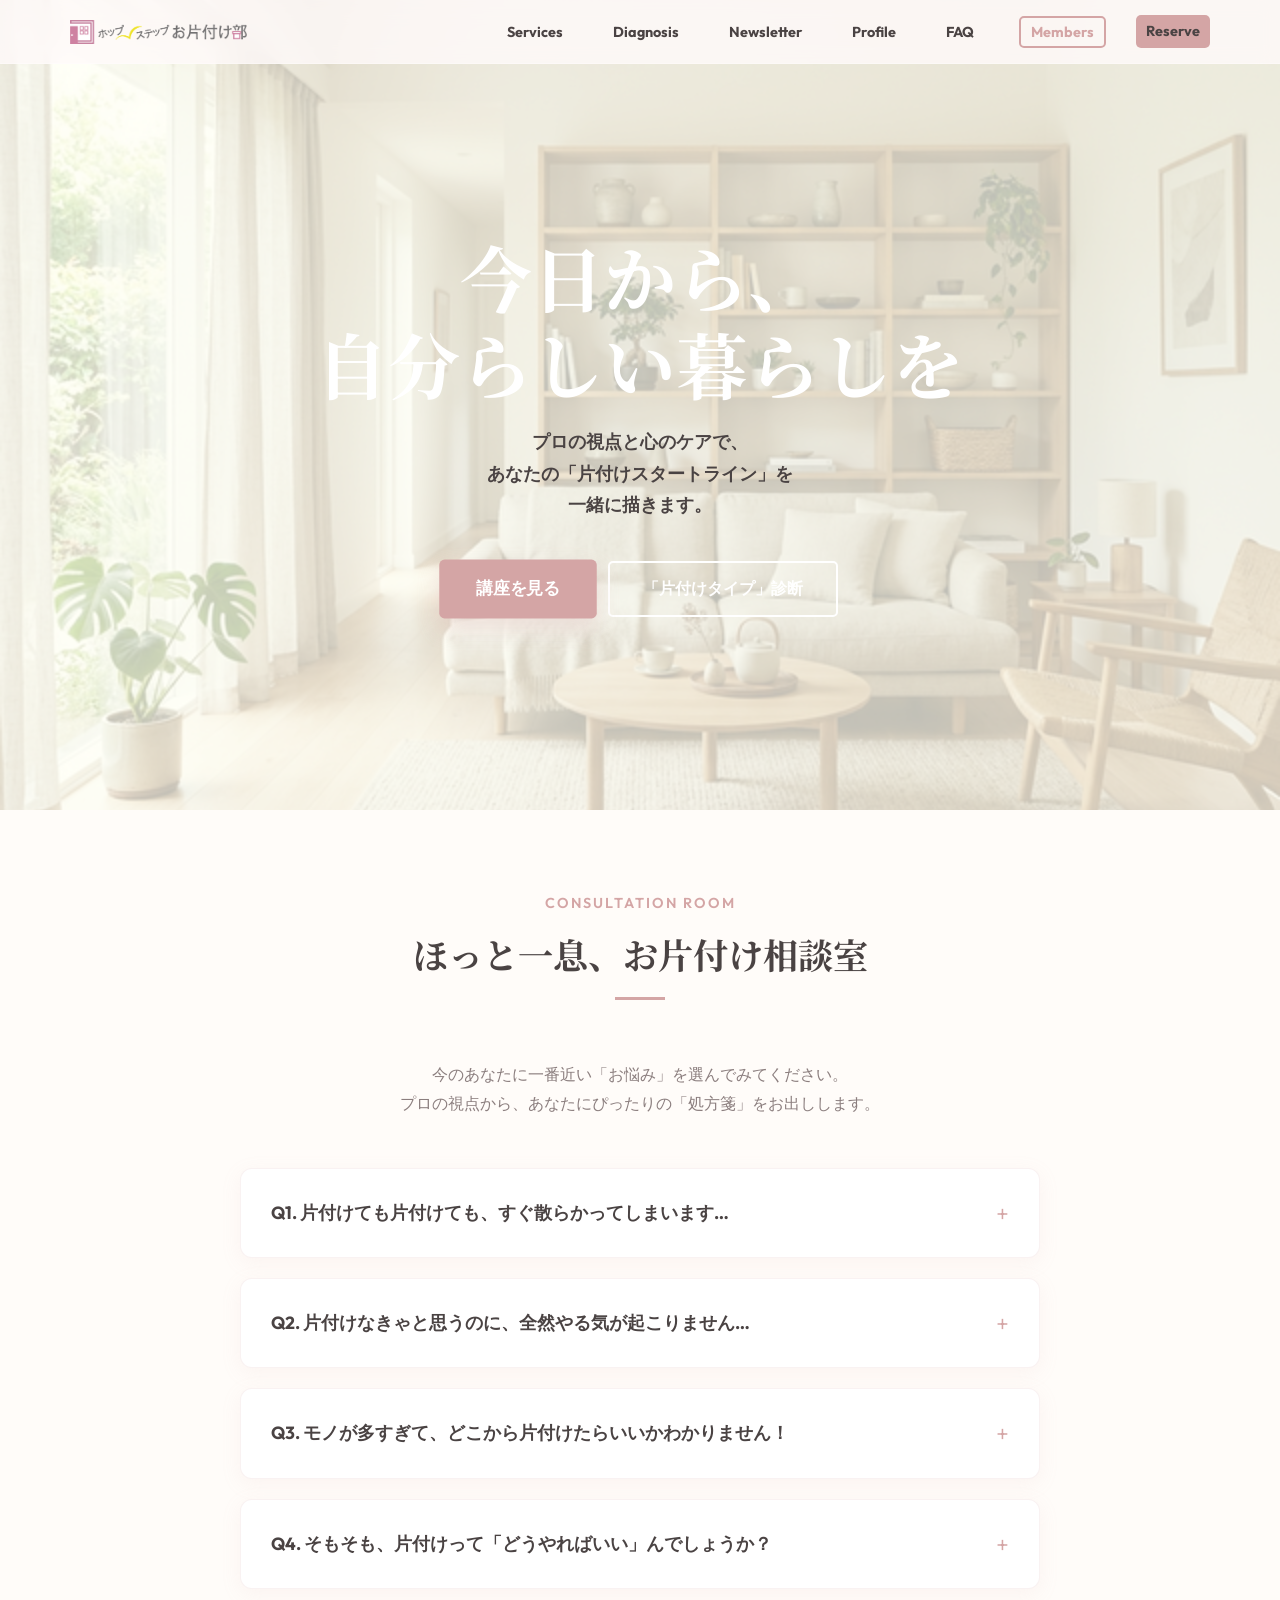
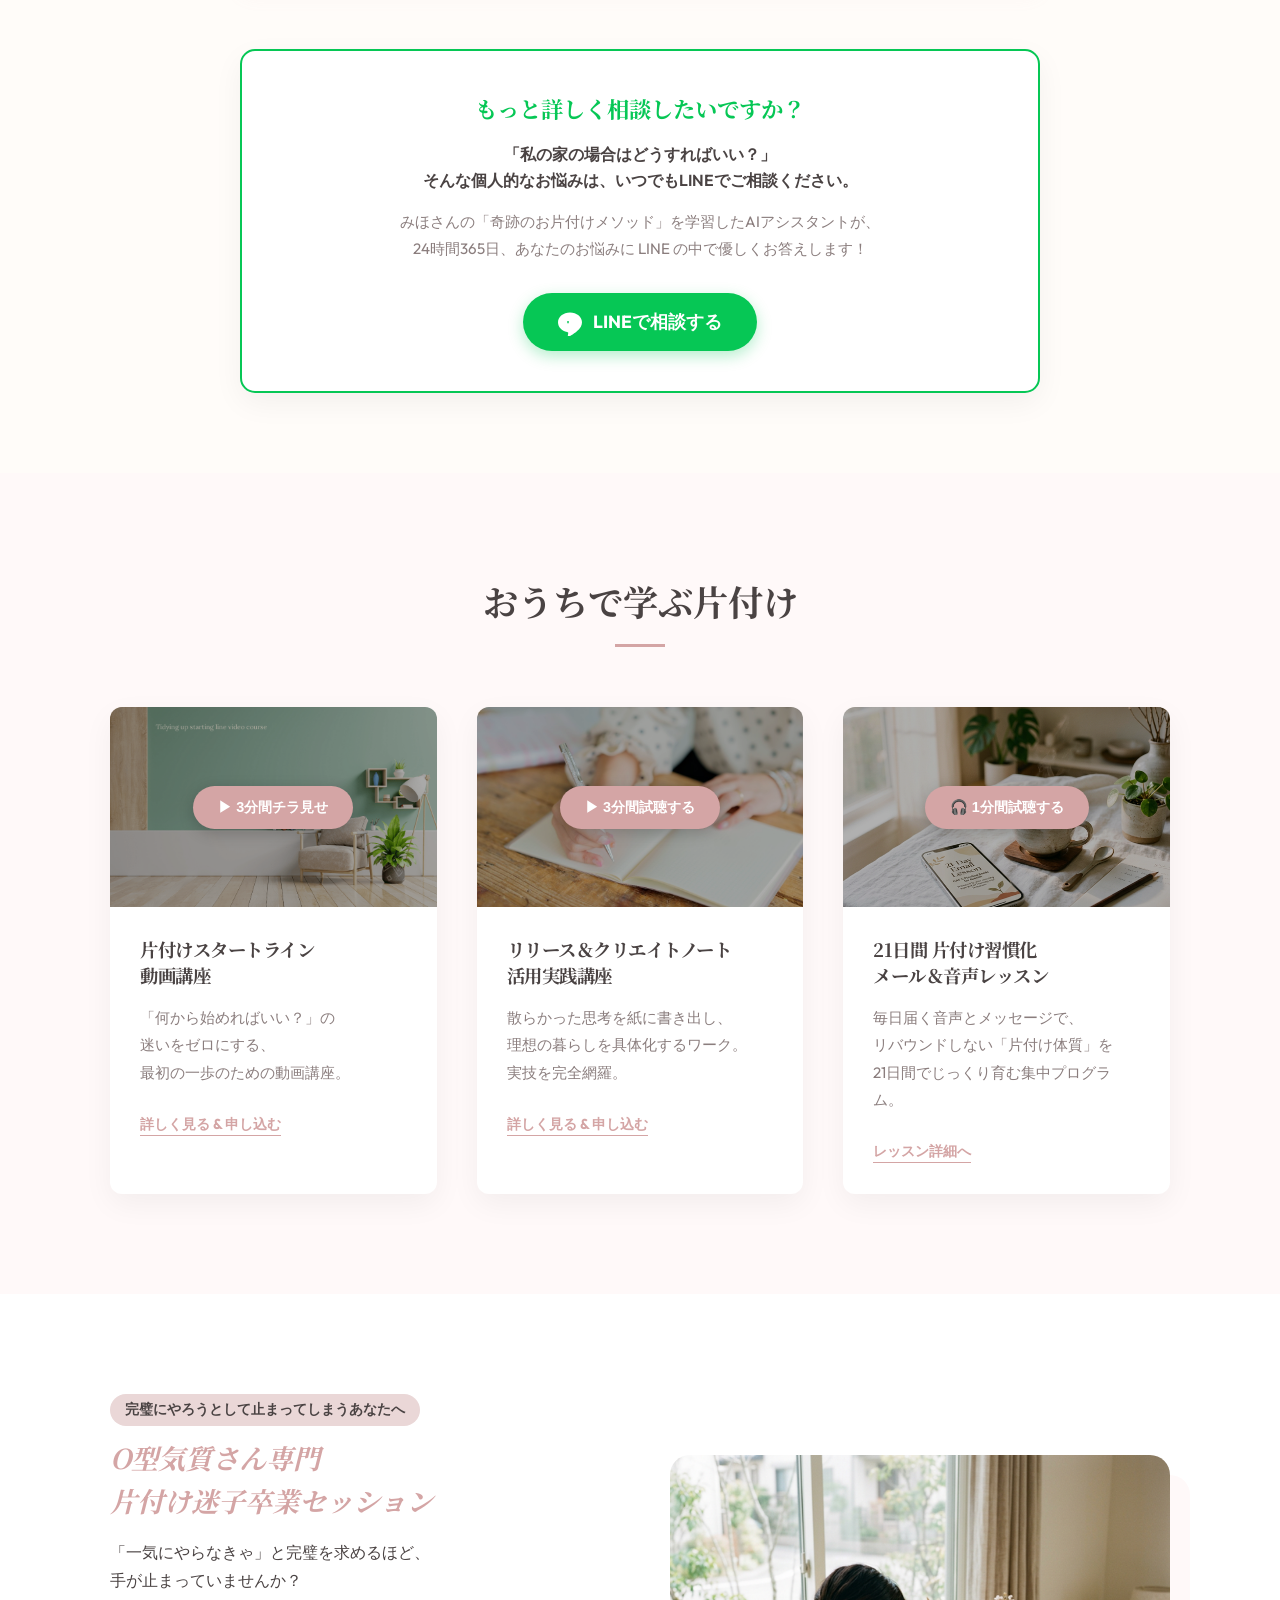
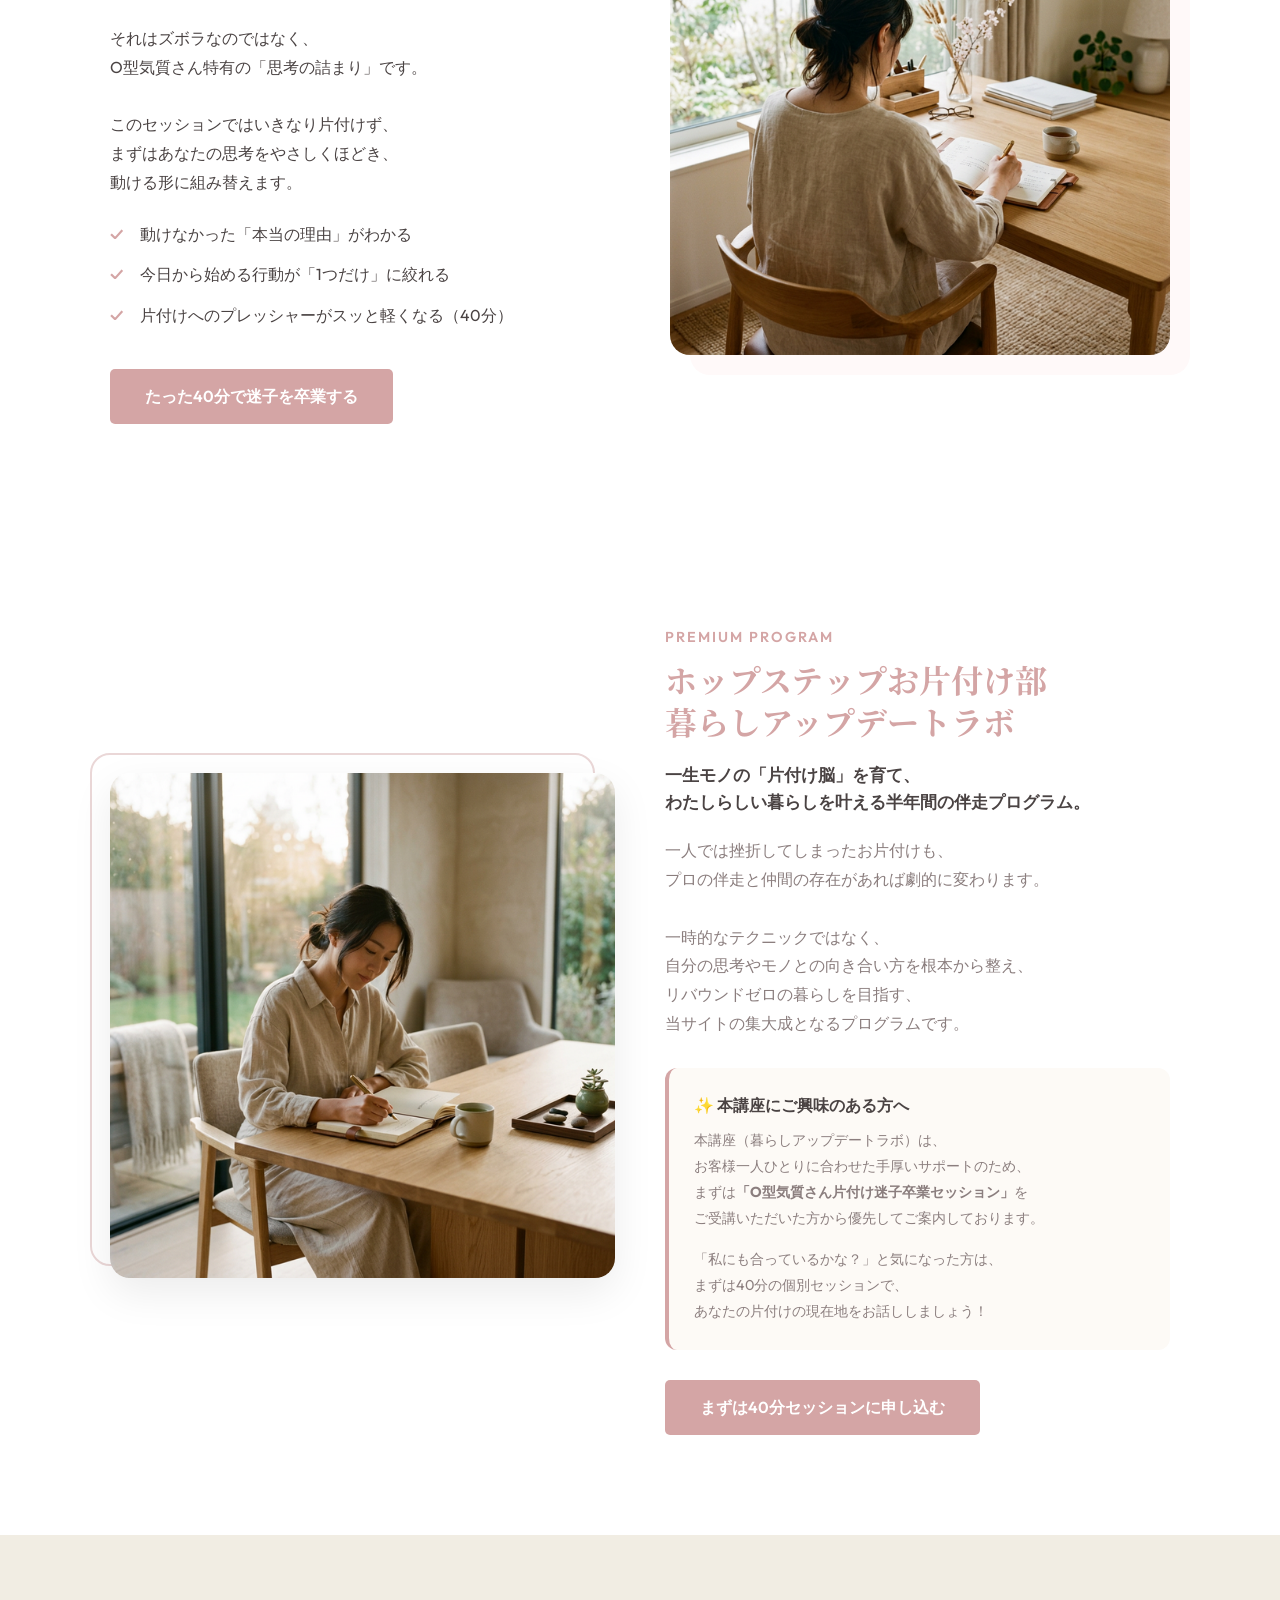
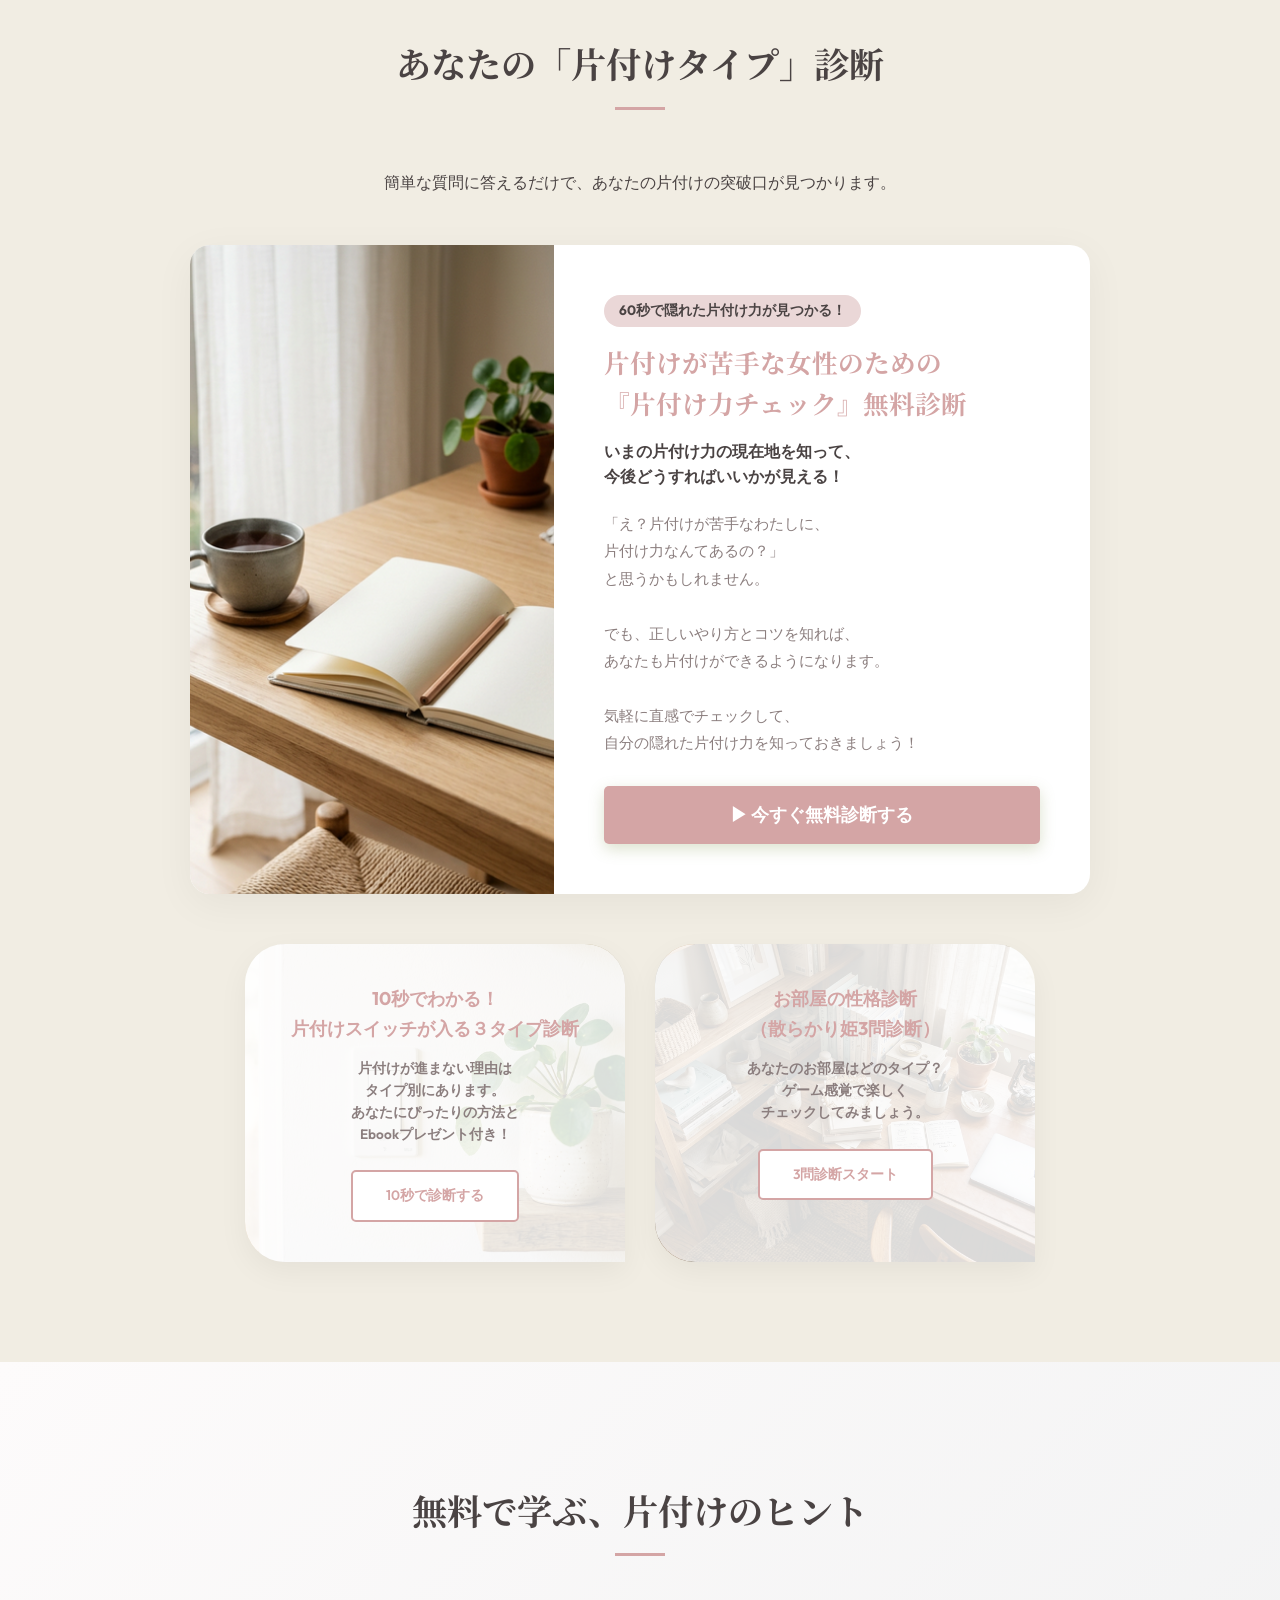
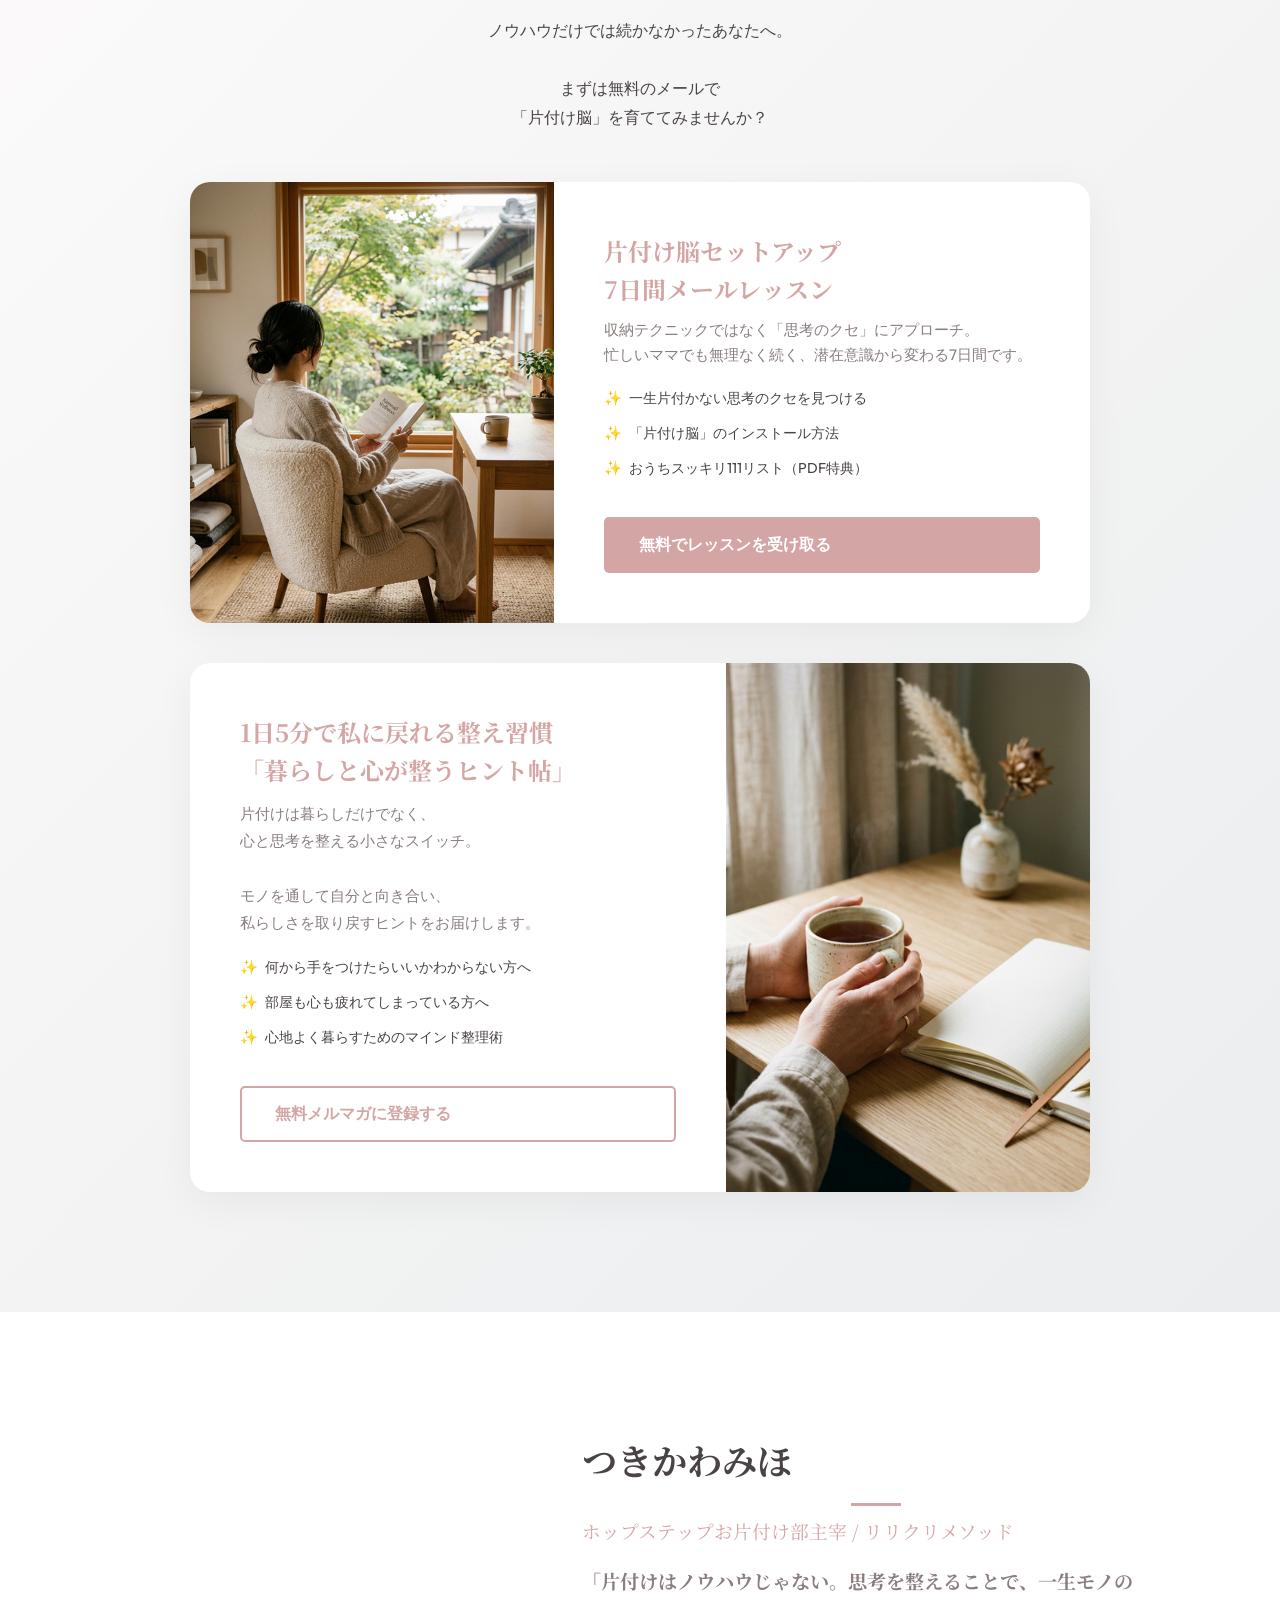
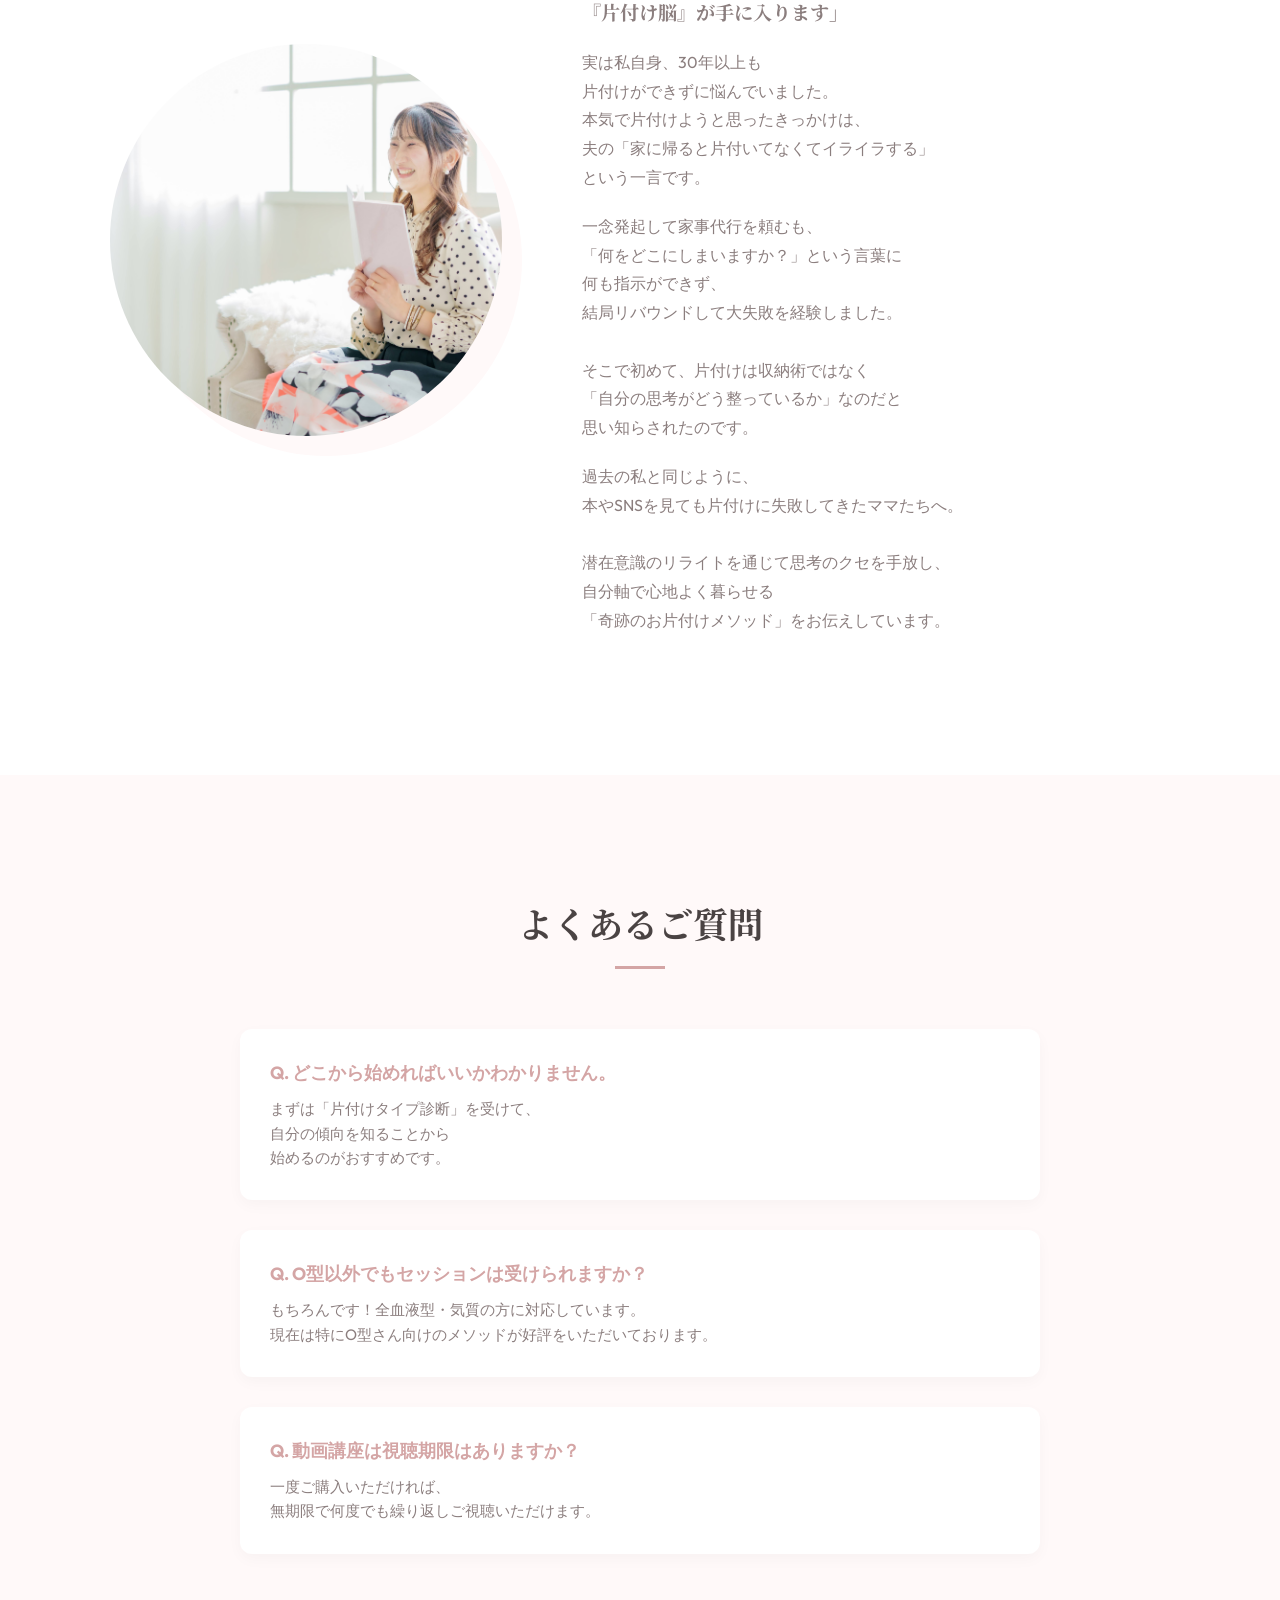
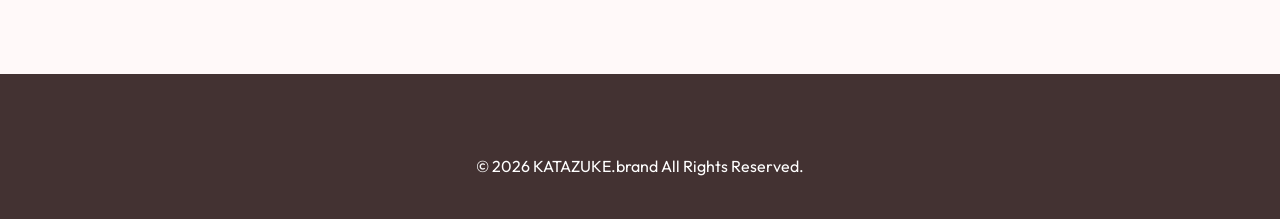
<file: index.html>
<!DOCTYPE html>
<html lang="ja">

<head>
    <meta charset="UTF-8">
    <meta name="viewport" content="width=device-width, initial-scale=1.0">
    <title>おうちで学ぶ片付け | あなた本来の暮らしを取り戻す</title>
    <meta name="description" content="片付けスタートライン動画講座、リリクリノート、21日間メールレッスンなど、あなたの気質に合わせた片付けを提案します。">

    <!-- SNSでの表示（OGP設定） -->
    <meta property="og:title" content="おうちで学ぶ片付け | あなた本来の暮らしを取り戻す">
    <meta property="og:description" content="あなたの気質に合わせたお片付けを提案。スタートライン動画講座や21日間レッスンで、心地よい暮らしを">
    <meta property="og:image" content="og-image.png">
    <meta property="og:type" content="website">
    <meta name="twitter:card" content="summary_large_image">

    <!-- ファビコン（タブのアイコン） -->
    <link rel="icon" href="logo.png">

    <link rel="stylesheet" href="style.css">
    <link rel="preconnect" href="https://fonts.googleapis.com">
    <link rel="preconnect" href="https://fonts.gstatic.com" crossorigin>
    <link
        href="https://fonts.googleapis.com/css2?family=Noto+Serif+JP:wght@400;700&family=Outfit:wght@300;400;600&display=swap"
        rel="stylesheet">
</head>

<body>
    <!-- Navigation -->
    <nav class="glass-nav">
        <div class="nav-content">
            <div class="logo"><img src="logo.png" alt="ホップステップお片付け部"></div>
            <div class="hamburger" onclick="toggleMenu()">
                <span></span><span></span><span></span>
            </div>
            <ul class="nav-links">
                <li><a href="#services" onclick="toggleMenu()">Services</a></li>
                <li><a href="#diagnosis" onclick="toggleMenu()">Diagnosis</a></li>
                <li><a href="#newsletter" onclick="toggleMenu()">Newsletter</a></li>
                <li><a href="#profile" onclick="toggleMenu()">Profile</a></li>
                <li><a href="#faq" onclick="toggleMenu()">FAQ</a></li>
                <li><a href="members/index.html" onclick="toggleMenu()">Members</a></li>
                <li><a href="https://www.reservestock.jp/page/event_series/94671" target="_blank" class="btn-primary" onclick="toggleMenu()">Reserve</a></li>
            </ul>
        </div>
    </nav>

    <!-- Hero Section -->
    <header class="hero">
        <div class="hero-overlay"></div>
        <img src="hero_bg.png" alt="Hero Background" class="hero-img">
        <div class="hero-content">
            <h1 class="fade-in">今日から、<br>自分らしい暮らしを</h1>
            <p class="fade-in-delayed" style="line-height: 1.8;">プロの視点と心のケアで、<br>あなたの「片付けスタートライン」を<br>一緒に描きます。</p>
            <div class="hero-btns fade-in-delayed">
                <a href="#services" class="btn-primary">講座を見る</a>
                <a href="#diagnosis" class="btn-secondary">「片付けタイプ」診断</a>
            </div>
        </div>
    </header>

    <!-- Main Content -->
    <main>
        <!-- Consultation Section -->
        <section id="consultation" class="consultation-section" style="padding: 80px 0; background: #fffcf9;">
            <div class="container">
                <div class="text-center" style="margin-bottom: 50px;">
                    <span style="display: inline-block; color: var(--primary); font-family: 'Outfit', sans-serif; letter-spacing: 2px; font-weight: 600; font-size: 0.9rem;">CONSULTATION ROOM</span>
                    <h2 class="section-title" style="margin-top: 10px;">ほっと一息、お片付け相談室</h2>
                    <p style="color: var(--text-muted); line-height: 1.8;">今のあなたに一番近い「お悩み」を選んでみてください。<br>プロの視点から、あなたにぴったりの「処方箋」をお出しします。</p>
                </div>

                <div class="consultation-list" style="max-width: 800px; margin: 0 auto;">
                    <!-- Q1 -->
                    <details class="consultation-item reveal">
                        <summary>Q1. 片付けても片付けても、すぐ散らかってしまいます…</summary>
                        <div class="consultation-answer">
                            <div class="answer-header">
                                <span class="badge">みほさんからの処方箋 🕊️</span>
                            </div>
                            <p>収納テクニックだけで片付けようとすると、どうしてもリバウンドしてしまいます。実は、根本的な原因は<strong>「思考のクセ」</strong>にあるかもしれません。</p>
                            <p>まずは、ノウハウよりも「自分の思考の整え方」を知ることから始めましょう。</p>
                            <div class="answer-action">
                                <span class="action-label">▼ おすすめの処方薬：根本から思考を変える</span>
                                <a href="https://www.reservestock.jp/subscribe/168370" target="_blank" class="btn-primary">片付け脳セットアップ 7日間メールレッスン</a>
                            </div>
                        </div>
                    </details>
                    
                    <!-- Q2 -->
                    <details class="consultation-item reveal">
                        <summary>Q2. 片付けなきゃと思うのに、全然やる気が起こりません…</summary>
                        <div class="consultation-answer">
                            <div class="answer-header">
                                <span class="badge">みほさんからの処方箋 🕊️</span>
                            </div>
                            <p>「一気に完璧にやろう」としていませんか？完璧を求めるほど、思考が詰まって脳がフリーズし、動けなくなってしまうんです。</p>
                            <p>あなたはズボラなのではありません。まずは絡まった思考をやさしくほどいて、身軽になってみませんか？</p>
                            <div class="answer-action">
                                <span class="action-label">▼ おすすめの処方薬：思考をやさしくほどく</span>
                                <a href="https://www.reservestock.jp/page/event_series/94671" target="_blank" class="btn-primary">O型気質さん専門 片付け迷子卒業セッション</a>
                            </div>
                        </div>
                    </details>

                    <!-- Q3 -->
                    <details class="consultation-item reveal">
                        <summary>Q3. モノが多すぎて、どこから片付けたらいいかわかりません！</summary>
                        <div class="consultation-answer">
                            <div class="answer-header">
                                <span class="badge">みほさんからの処方箋 🕊️</span>
                            </div>
                            <p>自分のタイプや現在地を知らないまま手をつけるのは、地図を持たずに旅に出るようなもの。人によって「心地よいスタートライン」は全く違いますよ。</p>
                            <p>まずは難しく考えずゲーム感覚で、自分の「片付け力とタイプ」を知って現在地を把握しましょう！</p>
                            <div class="answer-action">
                                <span class="action-label">▼ おすすめの処方薬：自分の現在地を知る</span>
                                <a href="https://www.reservestock.jp/page/fast_scoring/1542" target="_blank" class="btn-primary">「片付け力チェック」無料診断</a>
                            </div>
                        </div>
                    </details>

                    <!-- Q4 -->
                    <details class="consultation-item reveal">
                        <summary>Q4. そもそも、片付けって「どうやればいい」んでしょうか？</summary>
                        <div class="consultation-answer">
                            <div class="answer-header">
                                <span class="badge">みほさんからの処方箋 🕊️</span>
                            </div>
                            <p>自己流で進めて手が止まっていませんか？自分に合った「正しい進め方と最初の一歩の手順」を知るだけで、スルスルと手が動くようになります。</p>
                            <p>迷いをゼロにするための、具体的な「最初の一歩」を動画で分かりやすく解説しています。</p>
                            <div class="answer-action">
                                <span class="action-label">▼ おすすめの処方薬：迷いをゼロにする具体策</span>
                                <a href="https://www.reservestock.jp/inquiry/114129" target="_blank" class="btn-primary">片付けスタートライン動画講座</a>
                            </div>
                        </div>
                    </details>
                </div>

                <!-- LINE AI Consultation Promo -->
                <div class="line-promo reveal" style="margin-top: 60px; background: #fff; padding: 40px; border-radius: 15px; box-shadow: 0 10px 30px rgba(0,0,0,0.05); text-align: center; border: 2px solid #06C755; max-width: 800px; margin-left: auto; margin-right: auto;">
                    <h3 style="color: #06C755; margin-bottom: 15px; font-size: 1.4rem;">もっと詳しく相談したいですか？</h3>
                    <p style="color: var(--text-deep); font-weight: 600; margin-bottom: 15px; line-height: 1.6;">「私の家の場合はどうすればいい？」<br>そんな個人的なお悩みは、いつでもLINEでご相談ください。</p>
                    <p style="color: var(--text-muted); font-size: 0.95rem; margin-bottom: 30px; line-height: 1.8;">みほさんの「奇跡のお片付けメソッド」を学習したAIアシスタントが、<br>24時間365日、あなたのお悩みに LINE の中で優しくお答えします！</p>
                    <a href="https://lin.ee/8Ny8ntZ" target="_blank" class="btn-line">
                        <svg viewBox="0 0 24 24" width="24" height="24" style="fill: white; margin-right: 8px; vertical-align: middle;"><path d="M24 10.304c0-5.369-5.383-9.738-12-9.738-6.616 0-12 4.369-12 9.738 0 4.814 3.824 8.868 9.074 9.613.364.081.859.25 1.05.589.172.302.112.775.053 1.096l-.326 2c-.086.495-.386 1.579 1.402.83 1.789-.748 9.663-5.694 11.581-9.673.759-1.401 1.166-2.909 1.166-4.455zM8.331 11.233H6.896V8.924H5.464V12.66h2.867v-1.427zm2.4 0h-1.435V8.924h1.435v2.309zm4.331-2.309l-1.996 1.95V8.924h-1.435V12.66h1.435v-1.951l1.996 1.951h1.465l-2.049-1.951 2.049-2.259h-1.465z"></path></svg>
                        LINEで相談する
                    </a>
                </div>
            </div>
        </section>

        <!-- Services Section -->
        <section id="services" class="services">
            <div class="container">
                <h2 class="section-title">おうちで学ぶ片付け</h2>
                <div class="service-grid">
                    <!-- Course 1 -->
                    <div class="service-card" data-preview-time="45">
                        <div class="card-image">
                            <div class="preview-overlay"
                                onclick="openPreview('片付けスタートライン動画講座', '動画講座の冒頭をプレビュー再生します', 'vimeo', '934641266', '06049fdedd', 180, 'https://www.reservestock.jp/inquiry/114129')">
                                <button class="btn-preview">▶ 3分間チラ見せ</button>
                            </div>
                            <img src="course1.png" alt="片付けスタートライン動画講座">
                        </div>
                        <div class="card-body">
                            <h3>片付けスタートライン<br>動画講座</h3>
                            <p style="line-height: 1.8;">「何から始めればいい？」の<br>迷いをゼロにする、<br>最初の一歩のための動画講座。</p>
                            <a href="https://www.reservestock.jp/inquiry/114129" target="_blank" class="btn-text">詳しく見る
                                & 申し込む</a>
                        </div>
                    </div>
                    <!-- Course 2 -->
                    <div class="service-card" data-preview-time="60">
                        <div class="card-image">
                            <div class="preview-overlay"
                                onclick="openPreview('リリース＆クリエイトノート活用実践講座', '実際のワークの様子を一部公開中', 'vimeo', '1044914746', '7ca455ea55', 180, 'https://www.reservestock.jp/inquiry/130065')">
                                <button class="btn-preview">▶ 3分間試聴する</button>
                            </div>
                            <img src="course2.png" alt="リリース＆クリエイトノート活用実践講座">
                        </div>
                        <div class="card-body">
                            <h3>リリース＆クリエイトノート<br>活用実践講座</h3>
                            <p style="line-height: 1.8;">散らかった思考を紙に書き出し、<br>理想の暮らしを具体化するワーク。<br>実技を完全網羅。</p>
                            <a href="https://www.reservestock.jp/inquiry/130065" target="_blank" class="btn-text">詳しく見る
                                & 申し込む</a>
                        </div>
                    </div>
                    <!-- Course 3 -->
                    <div class="service-card" data-preview-time="90">
                        <div class="card-image">
                            <div class="preview-overlay"
                                onclick="openPreview('21日間 片付け習慣化レッスン', '初日の特別音声メッセージを再生します', 'audio', 'https://image.reservestock.jp/pictures/34354_NjA3OTZkZmVlNmUwZ.m4a', '', 60, 'https://www.reservestock.jp/subscribe/273710')">
                                <button class="btn-preview">🎧 1分間試聴する</button>
                            </div>
                            <img src="course3.png" alt="21日間片付け習慣化メール＆音声レッスン">
                        </div>
                        <div class="card-body">
                            <h3>21日間 片付け習慣化<br>メール＆音声レッスン</h3>
                            <p style="line-height: 1.8;">毎日届く音声とメッセージで、<br>リバウンドしない「片付け体質」を<br>21日間でじっくり育む集中プログラム。</p>
                            <a href="https://www.reservestock.jp/subscribe/273710" target="_blank"
                                class="btn-text">レッスン詳細へ</a>
                        </div>
                    </div>
                </div>
            </div>
        </section>

        <!-- Session Section -->
        <section class="session-section">
            <div class="container">
                <div class="session-flex">
                    <div class="session-content">
                        <span
                            style="display: inline-block; background: var(--secondary); color: var(--text-deep); padding: 5px 15px; border-radius: 20px; font-size: 0.85rem; font-weight: bold; margin-bottom: 10px;">完璧にやろうとして止まってしまうあなたへ</span>
                        <h3 style="margin-bottom: 15px; font-size: 1.7rem; color: var(--primary);">
                            O型気質さん専門<br>片付け迷子卒業セッション</h3>
                        <p style="margin-bottom: 25px; line-height: 1.8;">
                            「一気にやらなきゃ」と完璧を求めるほど、<br>手が止まっていませんか？<br><br>それはズボラなのではなく、<br>O型気質さん特有の「思考の詰まり」です。<br><br>このセッションではいきなり片付けず、<br>まずはあなたの思考をやさしくほどき、<br>動ける形に組み替えます。
                        </p>
                        <ul class="session-features">
                            <li>動けなかった「本当の理由」がわかる</li>
                            <li>今日から始める行動が「1つだけ」に絞れる</li>
                            <li>片付けへのプレッシャーがスッと軽くなる（40分）</li>
                        </ul>
                        <a href="https://www.reservestock.jp/page/event_series/94671" target="_blank"
                            class="btn-primary">たった40分で迷子を卒業する</a>
                    </div>
                    <div class="session-image">
                        <img src="session_img.png" alt="O型気質さんセッション">
                    </div>
                </div>
            </div>
        </section>

        <!-- Backend Course Teaser -->
        <section class="backend-teaser"
            style="padding: 100px 0; background: var(--white); position: relative; overflow: hidden;">
            <div class="container">
                <div class="backend-flex" style="display: flex; align-items: center; gap: 50px; flex-wrap: wrap;">
                    <div class="backend-image reveal" style="flex: 1; min-width: 300px; position: relative;">
                        <!-- Decorative square behind image -->
                        <div
                            style="position: absolute; top: -20px; left: -20px; width: 100%; height: 100%; border: 2px solid var(--secondary); border-radius: 20px; z-index: 0;">
                        </div>
                        <img src="backend_course.png" alt="ホップステップお片付け部"
                            style="width: 100%; border-radius: 20px; position: relative; z-index: 1; box-shadow: 0 15px 40px rgba(0,0,0,0.08);">
                    </div>
                    <div class="backend-content reveal" style="flex: 1; min-width: 300px;">
                        <span
                            style="display: inline-block; color: var(--primary); font-family: 'Outfit', sans-serif; letter-spacing: 2px; font-weight: 600; margin-bottom: 10px; font-size: 0.9rem;">PREMIUM
                            PROGRAM</span>
                        <h2
                            style="font-size: 2rem; color: var(--primary); font-family: 'Noto Serif JP', serif; margin-bottom: 20px; line-height: 1.3;">
                            ホップステップお片付け部<br>暮らしアップデートラボ</h2>
                        <p style="color: var(--text-deep); font-weight: 600; margin-bottom: 20px; font-size: 1.05rem;">
                            一生モノの「片付け脳」を育て、<br>わたしらしい暮らしを叶える半年間の伴走プログラム。</p>
                        <p style="color: var(--text-muted); margin-bottom: 30px; line-height: 1.8;">
                            一人では挫折してしまったお片付けも、<br>プロの伴走と仲間の存在があれば劇的に変わります。<br><br>一時的なテクニックではなく、<br>自分の思考やモノとの向き合い方を根本から整え、<br>リバウンドゼロの暮らしを目指す、<br>当サイトの集大成となるプログラムです。
                        </p>

                        <div
                            style="background: #fdfaf6; padding: 25px; border-radius: 12px; margin-bottom: 30px; border-left: 4px solid var(--primary);">
                            <p style="font-size: 1rem; color: var(--text-deep); font-weight: 600; margin-bottom: 10px;">
                                ✨ 本講座にご興味のある方へ</p>
                            <p
                                style="font-size: 0.9rem; color: var(--text-muted); margin-bottom: 15px; line-height: 1.8;">
                                本講座（暮らしアップデートラボ）は、<br>お客様一人ひとりに合わせた手厚いサポートのため、<br>まずは<strong>「O型気質さん片付け迷子卒業セッション」</strong>を<br>ご受講いただいた方から優先してご案内しております。
                            </p>
                            <p style="font-size: 0.9rem; color: var(--text-muted); line-height: 1.8;">
                                「私にも合っているかな？」と気になった方は、<br>まずは40分の個別セッションで、<br>あなたの片付けの現在地をお話ししましょう！</p>
                        </div>
                        <a href="https://www.reservestock.jp/page/event_series/94671" target="_blank"
                            class="btn-primary" style="display: inline-block;">まずは40分セッションに申し込む</a>
                    </div>
                </div>
            </div>
        </section>

        <!-- Diagnosis Section -->
        <section id="diagnosis" class="diagnosis-alt">
            <div class="container text-center">
                <h2 class="section-title">あなたの「片付けタイプ」診断</h2>
                <p style="margin-bottom: 50px;">簡単な質問に答えるだけで、あなたの片付けの突破口が見つかります。</p>

                <!-- Top Diagnosis Feature -->
                <div class="diagnosis-feature">
                    <div class="diagnosis-feature-img reveal">
                        <img src="check_test_photo.png" alt="片付け力チェック診断">
                    </div>
                    <div class="diagnosis-feature-content" style="text-align: left;">
                        <span
                            style="display: inline-block; background: var(--secondary); color: var(--text-deep); padding: 5px 15px; border-radius: 20px; font-size: 0.85rem; font-weight: bold; margin-bottom: 15px;">60秒で隠れた片付け力が見つかる！</span>
                        <h3
                            style="font-size: 1.6rem; color: var(--primary); margin-bottom: 15px; font-family: 'Noto Serif JP', serif;">
                            片付けが苦手な女性のための<br>『片付け力チェック』無料診断</h3>
                        <p style="color: var(--text-deep); font-weight: 600; margin-bottom: 20px; line-height: 1.6;">
                            いまの片付け力の現在地を知って、<br>今後どうすればいいかが見える！</p>
                        <p style="color: var(--text-muted); font-size: 0.95rem; margin-bottom: 30px; line-height: 1.8;">
                            「え？片付けが苦手なわたしに、<br>片付け力なんてあるの？」<br>と思うかもしれません。<br><br>でも、正しいやり方とコツを知れば、<br>あなたも片付けができるようになります。<br><br>気軽に直感でチェックして、<br>自分の隠れた片付け力を知っておきましょう！
                        </p>

                        <a href="https://www.reservestock.jp/page/fast_scoring/1542" target="_blank" class="btn-primary"
                            style="display: block; text-align: center; border-radius: 5px; padding: 15px 10px; font-size: 1.1rem; box-shadow: 0 5px 15px rgba(138, 154, 91, 0.3);">▶
                            今すぐ無料診断する</a>
                    </div>
                </div>

                <!-- Secondary Diagnoses -->
                <div class="diagnosis-grid">
                    <div class="diag-item reveal" style="background-image: url('diagnosis_switch.png');">
                        <h4>10秒でわかる！<br>片付けスイッチが入る３タイプ診断</h4>
                        <p
                            style="font-size: 0.85rem; color: var(--text-muted); margin-bottom: 15px; font-weight: 600; line-height: 1.6;">
                            片付けが進まない理由は<br>タイプ別にあります。<br>あなたにぴったりの方法と<br>Ebookプレゼント付き！</p>
                        <a href="https://www.reservestock.jp/page2/fast_scoring/2233" target="_blank"
                            class="btn-secondary">10秒で診断する</a>
                    </div>
                    <div class="diag-item reveal" style="background-image: url('diagnosis_princess.png');">
                        <h4>お部屋の性格診断<br>（散らかり姫3問診断）</h4>
                        <p
                            style="font-size: 0.85rem; color: var(--text-muted); margin-bottom: 15px; font-weight: 600; line-height: 1.6;">
                            あなたのお部屋はどのタイプ？<br>ゲーム感覚で楽しく<br>チェックしてみましょう。</p>
                        <a href="https://www.reservestock.jp/page2/fast_scoring/2031" target="_blank"
                            class="btn-secondary">3問診断スタート</a>
                    </div>
                </div>

            </div>
        </section>

        <!-- Lesson Section -->
        <section id="newsletter" class="newsletter-section">
            <div class="container text-center">
                <h2 class="section-title">無料で学ぶ、片付けのヒント</h2>
                <p style="line-height: 1.8;">ノウハウだけでは続かなかったあなたへ。<br><br>まずは無料のメールで<br>「片付け脳」を育ててみませんか？</p>

                <div class="newsletter-list">
                    <!-- 7-day mail lesson -->
                    <div class="newsletter-banner reveal">
                        <div class="ns-img">
                            <img src="newsletter_7days.png" alt="7日間メールレッスン">
                        </div>
                        <div class="ns-content">
                            <h3
                                style="color: var(--primary); font-family: 'Noto Serif JP', serif; font-size: 1.5rem; margin-bottom: 10px;">
                                片付け脳セットアップ<br>7日間メールレッスン</h3>
                            <p style="color: var(--text-muted); font-size: 0.95rem; margin-bottom: 20px;">
                                収納テクニックではなく「思考のクセ」にアプローチ。<br>忙しいママでも無理なく続く、潜在意識から変わる7日間です。</p>
                            <ul class="newsletter-features" style="margin-bottom: 25px;">
                                <li>一生片付かない思考のクセを見つける</li>
                                <li>「片付け脳」のインストール方法</li>
                                <li>おうちスッキリ111リスト（PDF特典）</li>
                            </ul>
                            <a href="https://www.reservestock.jp/subscribe/168370" target="_blank"
                                class="btn-primary">無料でレッスンを受け取る</a>
                        </div>
                    </div>

                    <!-- Normal Newsletter -->
                    <div class="newsletter-banner reveal" style="flex-direction: row-reverse;">
                        <div class="ns-img">
                            <img src="newsletter_hint_book.png" alt="暮らしと心が整うヒント帖">
                        </div>
                        <div class="ns-content">
                            <h3
                                style="color: var(--primary); font-family: 'Noto Serif JP', serif; font-size: 1.5rem; margin-bottom: 10px;">
                                1日5分で私に戻れる整え習慣<br>「暮らしと心が整うヒント帖」</h3>
                            <p
                                style="color: var(--text-muted); font-size: 0.95rem; margin-bottom: 20px; line-height: 1.8;">
                                片付けは暮らしだけでなく、<br>心と思考を整える小さなスイッチ。<br><br>モノを通して自分と向き合い、<br>私らしさを取り戻すヒントをお届けします。</p>
                            <ul class="newsletter-features" style="margin-bottom: 25px;">
                                <li>何から手をつけたらいいかわからない方へ</li>
                                <li>部屋も心も疲れてしまっている方へ</li>
                                <li>心地よく暮らすためのマインド整理術</li>
                            </ul>
                            <a href="https://www.reservestock.jp/subscribe/150264" target="_blank" class="btn-secondary"
                                style="border-color:var(--primary); color:var(--primary);">無料メルマガに登録する</a>
                        </div>
                    </div>
                </div>
            </div>
        </section>

        <!-- Profile Section -->
        <section id="profile" class="profile-section">
            <div class="container">
                <div class="profile-flex">
                    <div class="profile-image reveal">
                        <img src="20250203miho-0022.jpg" alt="つきかわみほ プロフィール画像">
                    </div>
                    <div class="profile-content">
                        <h2 class="section-title" style="text-align: left; margin-bottom: 10px;">つきかわみほ</h2>
                        <h3 style="color: var(--primary); margin-bottom: 20px; font-weight: normal;">ホップステップお片付け部主宰 /
                            リリクリメソッド</h3>
                        <p class="profile-intro" style="font-size: 1.2rem; margin-bottom: 20px;">
                            「片付けはノウハウじゃない。思考を整えることで、一生モノの『片付け脳』が手に入ります」</p>
                        <p style="line-height: 1.8; margin-bottom: 20px;">
                            実は私自身、30年以上も<br>片付けができずに悩んでいました。<br>本気で片付けようと思ったきっかけは、<br>夫の「家に帰ると片付いてなくてイライラする」<br>という一言です。
                        </p>
                        <p style="line-height: 1.8; margin-bottom: 20px;">
                            一念発起して家事代行を頼むも、<br>「何をどこにしまいますか？」という言葉に<br>何も指示ができず、<br>結局リバウンドして大失敗を経験しました。<br><br>そこで初めて、片付けは収納術ではなく<br>「自分の思考がどう整っているか」なのだと<br>思い知らされたのです。
                        </p>
                        <p style="line-height: 1.8; margin-bottom: 20px;">
                            過去の私と同じように、<br>本やSNSを見ても片付けに失敗してきたママたちへ。<br><br>潜在意識のリライトを通じて思考のクセを手放し、<br>自分軸で心地よく暮らせる<br>「奇跡のお片付けメソッド」をお伝えしています。
                        </p>
                    </div>
                </div>
            </div>
        </section>

        <!-- FAQ Section -->
        <section id="faq" class="faq-section">
            <div class="container">
                <h2 class="section-title">よくあるご質問</h2>
                <div class="faq-grid">
                    <div class="faq-item">
                        <h4>Q. どこから始めればいいかわかりません。</h4>
                        <p style="line-height: 1.6;">まずは「片付けタイプ診断」を受けて、<br>自分の傾向を知ることから<br>始めるのがおすすめです。</p>
                    </div>
                    <div class="faq-item">
                        <h4>Q. O型以外でもセッションは受けられますか？</h4>
                        <p style="line-height: 1.6;">もちろんです！全血液型・気質の方に対応しています。<br>現在は特にO型さん向けのメソッドが好評をいただいております。</p>
                    </div>
                    <div class="faq-item">
                        <h4>Q. 動画講座は視聴期限はありますか？</h4>
                        <p style="line-height: 1.6;">一度ご購入いただければ、<br>無期限で何度でも繰り返しご視聴いただけます。</p>
                    </div>
                </div>
            </div>
        </section>
    </main>

    <!-- Modal for Preview -->
    <div id="previewModal" class="modal">
        <div class="modal-content">
            <span class="close" onclick="closeModal()">&times;</span>
            <div id="modalBody">
                <h2 id="modalTitle"></h2>
                <div class="preview-container">
                    <!-- Mock Player -->
                    <div class="mock-player">
                        <div class="play-indicator">Loading Content...</div>
                        <p id="previewDesc"></p>
                    </div>
                    <div class="purchase-prompt">
                        <p>続きは本編でご覧いただけます</p>
                        <a href="https://www.reservestock.jp/inquiry/114129" class="btn-primary">本編を購入する（リザストへ）</a>
                    </div>
                </div>
            </div>
        </div>
    </div>

    <footer class="footer">
        <p>&copy; 2026 KATAZUKE.brand All Rights Reserved.</p>
    </footer>

    <script src="https://player.vimeo.com/api/player.js"></script>
    <script src="script.js"></script>
</body>

</html>
</file>
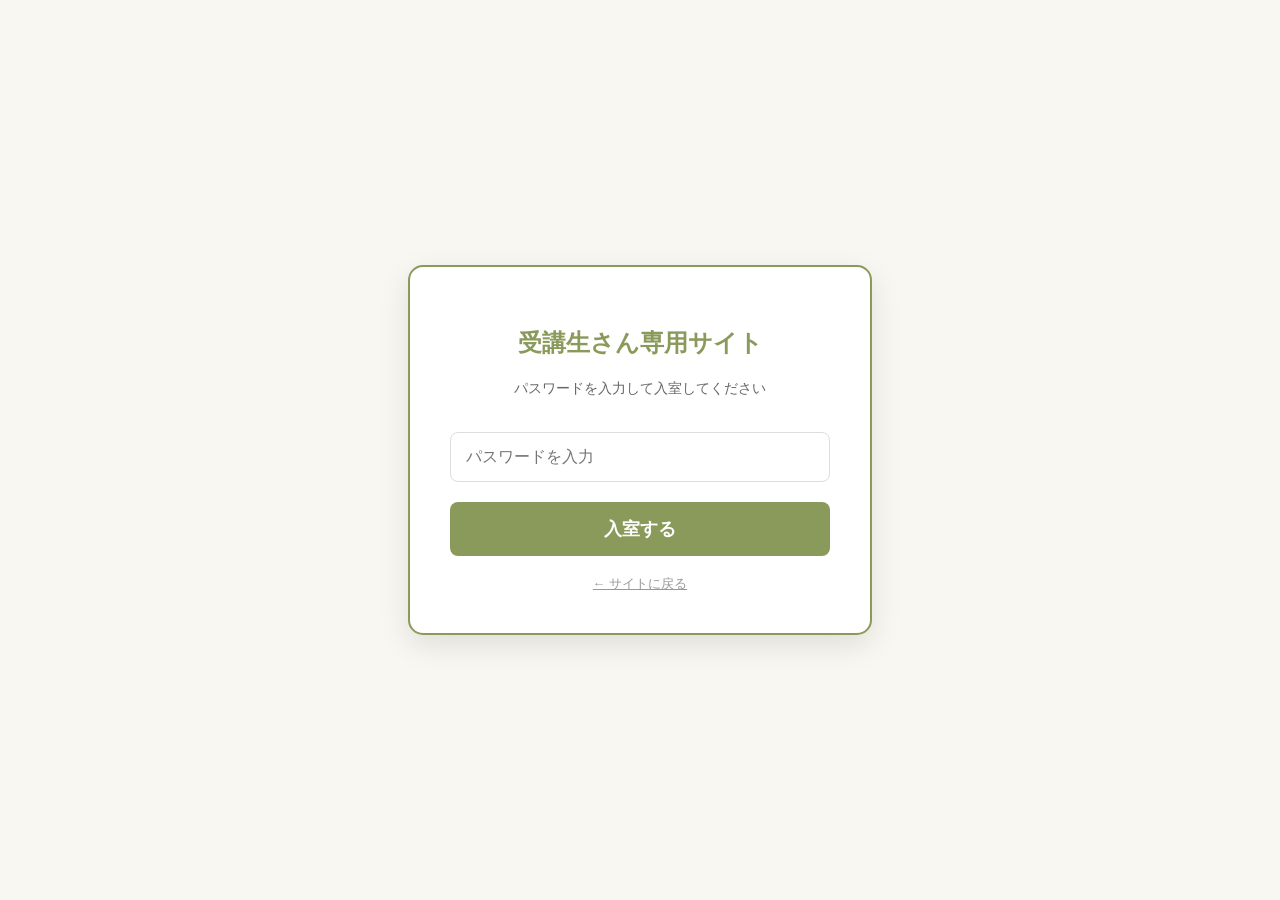
<file: members/index.html>
<!DOCTYPE html>
<html lang="ja">
<head>
    <meta charset="UTF-8">
    <meta name="viewport" content="width=device-width, initial-scale=1.0">
    <title>受講生さん専用ポータル | KATAZUKE.brand</title>
    <!-- We DO NOT link any external CSS here to prevent conflicts -->
    <style>
        body {
            margin: 0;
            padding: 0;
            font-family: sans-serif;
            background-color: #F9F7F2;
            color: #333;
        }

        /* ログインボックス */
        #loginArea {
            min-height: 100vh;
            display: flex;
            align-items: center;
            justify-content: center;
            background: #F9F7F2;
        }

        .card {
            background: #fff;
            padding: 40px;
            border-radius: 15px;
            box-shadow: 0 10px 30px rgba(0,0,0,0.1);
            max-width: 380px;
            width: 100%;
            text-align: center;
            border: 2px solid #8A9A5B;
        }

        input {
            width: 100%;
            padding: 15px;
            margin: 20px 0;
            border: 1px solid #ddd;
            border-radius: 8px;
            font-size: 1rem;
            box-sizing: border-box;
        }

        .btn {
            background: #8A9A5B;
            color: #fff;
            padding: 15px 30px;
            border: none;
            border-radius: 8px;
            font-size: 1.1rem;
            font-weight: bold;
            cursor: pointer;
            width: 100%;
        }

        /* 入室後のポータル画面（最初は隠す） */
        #portalArea {
            display: none;
            min-height: 100vh;
            background: #ffffff;
            text-align: center;
            padding: 80px 20px;
            box-sizing: border-box;
        }

        .notion-btn {
            display: inline-block;
            background: #8A9A5B;
            color: #fff !important;
            padding: 25px 40px;
            border-radius: 50px;
            text-decoration: none;
            font-size: 1.4rem;
            font-weight: bold;
            box-shadow: 0 10px 25px rgba(138, 154, 91, 0.3);
            margin: 30px 0;
        }
    </style>
</head>
<body>

    <!-- 入室前 -->
    <div id="loginArea">
        <div class="card">
            <h2 style="color:#8A9A5B;">受講生さん専用サイト</h2>
            <p style="font-size: 0.9rem; color:#666;">パスワードを入力して入室してください</p>
            <div id="err" style="color:red; font-size: 0.8rem; display:none; margin-top:10px;">パスワードが間違っています。</div>
            <input type="password" id="pw" placeholder="パスワードを入力">
            <button onclick="check()" class="btn">入室する</button>
            <br><br>
            <a href="../index.html" style="color:#999; font-size: 0.8rem;">← サイトに戻る</a>
        </div>
    </div>

    <!-- 入室後 -->
    <div id="portalArea">
        <div style="max-width: 600px; margin: 0 auto;">
            <h1 style="color:#8A9A5B; font-size: 1.8rem;">受講生さん専用ポータル</h1>
            <p style="line-height: 1.8; margin: 30px 0;">
                いつも受講ありがとうございます。<br>
                動画や資料などはすべて、<br>
                専用の Notion ページにまとめてあります。<br>
                下のボタンからお進みください。
            </p>
            
            <a href="https://plume-diamond-6f1.notion.site/234758dcafee8043860aef358a2d01c9?v=234758dcafee81eba981000ca1c64a6f&pvs=74" 
               target="_blank" 
               class="notion-btn">
                📑 Notion受講生ページを開く
            </a>

            <br><br>
            <a href="../index.html" style="color:#8A9A5B; font-weight:bold; text-decoration:none;">← サイトのトップへ戻る</a>
        </div>
    </div>

    <script>
        function check() {
            const p = document.getElementById('pw').value;
            const l = document.getElementById('loginArea');
            const portal = document.getElementById('portalArea');
            const e = document.getElementById('err');

            if (p === 'honki2026') {
                l.style.display = 'none';
                portal.style.display = 'block';
                window.scrollTo(0, 0);
            } else {
                e.style.display = 'block';
            }
        }
        
        // Enter key
        document.getElementById('pw').addEventListener('keypress', function (ev) {
            if (ev.key === 'Enter') check();
        });
    </script>
</body>
</html>
</file>
<file: style.css>
:root {
    --primary: #D4A5A5; /* Premium Rose Pink */
    --secondary: #EAD7D7; /* Soft Blush */
    --bg-light: #FFF9F9; /* Snow Pink Tint */
    --text-deep: #4A4343; /* Warm Dark Brown */
    --text-muted: #8B7E7E; /* Muted Rose Gray */
    --white: #ffffff;
    --glass: rgba(255, 250, 250, 0.8);
}

* {
    margin: 0;
    padding: 0;
    box-sizing: border-box;
}
html, body {
    overflow-x: hidden;
    width: 100%;
    position: relative;
    box-sizing: border-box;
}

body {
    font-family: 'Outfit', 'Helvetica Neue', Arial, sans-serif;
    background-color: var(--bg-light);
    color: var(--text-deep);
    line-height: 1.6;
    overflow-x: hidden;
    width: 100%;
}

h1, h2, h3 {
    font-family: 'Noto Serif JP', serif;
    font-weight: 700;
}

.container {
    max-width: 1100px;
    margin: 0 auto;
    padding: 0 20px;
}

.text-center { text-align: center; }

/* Navigation */
.glass-nav {
    position: fixed;
    top: 0;
    width: 100%;
    z-index: 1000;
    background: var(--glass);
    backdrop-filter: blur(10px);
    border-bottom: 1px solid rgba(255,255,255,0.3);
    padding: 15px 0;
}

.nav-content {
    max-width: 1200px;
    margin: 0 auto;
    display: flex;
    justify-content: space-between;
    align-items: center;
    padding: 0 30px;
}

.logo {
    display: flex;
    align-items: center;
}

.logo img {
    height: 24px; /* Reduced size based on user feedback */
    width: auto;
    object-fit: contain;
}

/* Desktop Navigation Default */
.nav-links {
    display: flex;
    list-style: none;
    gap: 30px;
    align-items: center;
}

.nav-links a {
    text-decoration: none;
    color: var(--text-deep);
    font-weight: 700;
    font-size: 0.9rem;
    transition: all 0.3s;
    /* Remove the default border-bottom to styling individually */
    padding: 5px 10px;
}

/* Members link emphasis on PC */
.nav-links li a[href*="members"] {
    color: var(--primary);
    border: 2px solid var(--primary);
    border-radius: 5px;
    margin-left: 5px;
}

.nav-links a:not(.btn-primary):not([href*="members"]) {
    border-bottom: 2px solid transparent;
}

.nav-links a:not(.btn-primary):not([href*="members"]):hover {
    color: var(--primary);
    border-bottom: 2px solid var(--primary);
}

.hero h1 {
    font-size: clamp(2.4rem, 10vw, 4.5rem);
    margin-bottom: 20px;
    line-height: 1.2;
    overflow-wrap: break-word;
    max-width: 100%;
}

.hamburger {
    display: none;
    flex-direction: column;
    gap: 6px;
    cursor: pointer;
    z-index: 2000;
}

.hamburger span {
    display: block;
    width: 28px;
    height: 3px;
    background: var(--text-deep);
    transition: 0.3s;
    border-radius: 3px;
}

.nav-links .btn-primary {
    border-bottom: none !important;
}

/* Hero */
.hero {
    position: relative;
    height: 90vh; /* Slightly reduced */
    min-height: 500px;
    display: flex;
    align-items: center;
    justify-content: center;
    text-align: center;
    overflow: hidden;
    color: var(--white);
    padding: 100px 20px 60px; /* Added side padding for text safety */
}

.hero-img {
    position: absolute;
    top: 0;
    left: 0;
    width: 100%;
    height: 100%;
    object-fit: cover;
    z-index: -2;
}

.hero-overlay {
    position: absolute;
    top: 0;
    left: 0;
    width: 100%;
    height: 100%;
    /* 診断スタイルに近い、少し明るめで透明感のある白/緑のオーバーレイ */
    background: rgba(255, 255, 245, 0.75); 
    z-index: -1;
}

.hero-content {
    max-width: 800px;
    padding: 20px;
    width: 100%;
    margin: 0 auto;
    box-sizing: border-box;
    display: flex;
    flex-direction: column;
    align-items: center;
}

/* Hero content duplicate removed */

.hero p {
    font-size: 1.1rem;
    margin-bottom: 40px;
    opacity: 1;
    font-weight: 600; /* 文字を太くして読みやすく */
    color: var(--text-deep);
}

/* Buttons */
.btn-primary {
    background: var(--primary);
    color: var(--white);
    padding: 15px 35px;
    border-radius: 5px;
    text-decoration: none;
    display: inline-block;
    transition: transform 0.3s, background 0.3s;
    border: none;
    font-weight: 600;
}

.btn-secondary {
    background: transparent;
    color: var(--white);
    padding: 13px 33px;
    border-radius: 5px;
    text-decoration: none;
    display: inline-block;
    border: 2px solid var(--white);
    transition: background 0.3s, color 0.3s;
    font-weight: 600;
}
.hero-btns {
    display: flex;
    justify-content: center;
    gap: 15px;
    flex-wrap: wrap;
    z-index: 10;
}
/* メインボタンを目立たせる */
.hero .btn-primary {
    box-shadow: 0 10px 20px rgba(212, 165, 165, 0.3);
    transform: scale(1.05);
}

.btn-primary:hover {
    background: #738349;
    transform: translateY(-2px);
}

.btn-secondary:hover {
    background: var(--white);
    color: var(--text-deep);
}

.btn-line {
    background: #06C755; /* LINE Green */
    color: var(--white);
    padding: 15px 35px;
    border-radius: 50px;
    text-decoration: none;
    display: inline-block;
    transition: transform 0.3s, background 0.3s, box-shadow 0.3s;
    border: none;
    font-weight: bold;
    font-size: 1.1rem;
    box-shadow: 0 5px 15px rgba(6, 199, 85, 0.3);
}

.btn-line:hover {
    background: #05A546;
    transform: translateY(-2px);
    box-shadow: 0 8px 20px rgba(6, 199, 85, 0.4);
}

/* Consultation Room */
.consultation-section {
    padding: 100px 0;
    background: #fffcf9;
}

.consultation-list {
    display: flex;
    flex-direction: column;
    gap: 20px;
}

.consultation-item {
    background: var(--white);
    border-radius: 12px;
    box-shadow: 0 5px 20px rgba(212, 165, 165, 0.1); /* pink shadow */
    overflow: hidden;
    transition: all 0.3s ease;
    border: 1px solid rgba(212, 165, 165, 0.15);
}

.consultation-item[open] {
    box-shadow: 0 10px 30px rgba(212, 165, 165, 0.2);
    border-color: var(--primary);
}

.consultation-item summary {
    padding: 25px 30px;
    font-size: 1.1rem;
    font-weight: 700;
    color: var(--text-deep);
    cursor: pointer;
    list-style: none; /* Hide default arrow */
    position: relative;
    display: flex;
    align-items: center;
    justify-content: space-between;
}

.consultation-item summary::-webkit-details-marker {
    display: none;
}

.consultation-item summary::after {
    content: '+';
    font-size: 1.5rem;
    color: var(--primary);
    transition: transform 0.3s ease;
    font-weight: 300;
}

.consultation-item[open] summary::after {
    content: '-';
    transform: rotate(180deg);
}

.consultation-item summary:hover {
    color: var(--primary);
}

.consultation-answer {
    padding: 20px 30px 40px;
    border-top: 1px dashed rgba(212, 165, 165, 0.3);
    background: #FFFCFC;
    animation: fadeInDown 0.4s ease-out;
}

@keyframes fadeInDown {
    from { opacity: 0; transform: translateY(-10px); }
    to { opacity: 1; transform: translateY(0); }
}

.answer-header {
    margin-bottom: 20px;
}

.badge {
    background: var(--secondary);
    color: var(--text-deep);
    padding: 5px 15px;
    border-radius: 20px;
    font-size: 0.85rem;
    font-weight: bold;
    display: inline-block;
}

.consultation-answer p {
    color: var(--text-muted);
    margin-bottom: 20px;
    line-height: 1.8;
}

.answer-action {
    background: var(--white);
    padding: 25px;
    border-radius: 10px;
    margin-top: 25px;
    border-left: 4px solid var(--primary);
    display: flex;
    flex-direction: column;
    gap: 15px;
    align-items: flex-start;
}

.action-label {
    font-size: 0.9rem;
    font-weight: 700;
    color: var(--primary);
}

@media (max-width: 768px) {
    .consultation-item summary {
        padding: 20px;
        font-size: 1rem;
    }
    .consultation-answer {
        padding: 20px 20px 30px;
    }
    .answer-action {
        padding: 20px;
    }
}

/* Services */
.services {
    padding: 100px 0;
}

.section-title {
    font-size: 2.2rem;
    text-align: center;
    margin-bottom: 60px;
    position: relative;
}

.section-title::after {
    content: '';
    display: block;
    width: 50px;
    height: 3px;
    background: var(--primary);
    margin: 15px auto 0;
}

.service-grid {
    display: grid;
    grid-template-columns: repeat(auto-fit, minmax(300px, 1fr));
    gap: 40px;
}

.service-card {
    background: var(--white);
    border-radius: 12px;
    overflow: hidden;
    box-shadow: 0 10px 30px rgba(0,0,0,0.05);
    transition: transform 0.4s cubic-bezier(0.175, 0.885, 0.32, 1.275), opacity 0.6s ease-out;
    opacity: 0;
    transform: translateY(30px);
}

.service-card:hover {
    transform: translateY(-10px);
}

.card-image {
    position: relative;
    height: 200px;
    overflow: hidden;
}

.card-image img {
    width: 100%;
    height: 100%;
    object-fit: cover;
}

.preview-overlay {
    position: absolute;
    top: 0;
    left: 0;
    width: 100%;
    height: 100%;
    background: rgba(0, 0, 0, 0.3); /* Slightly darker for better contrast */
    display: flex;
    align-items: center;
    justify-content: center;
    opacity: 1 !important; /* Force visibility */
    transition: background 0.3s, transform 0.3s;
    cursor: pointer;
    z-index: 10;
}

.service-card:hover .preview-overlay {
    background: rgba(0, 0, 0, 0.4);
}

.btn-preview {
    background: var(--primary);
    color: var(--white);
    border: none;
    padding: 12px 25px;
    border-radius: 30px;
    font-size: 0.9rem;
    font-weight: 600;
    pointer-events: none; /* Click goes to overlay */
    display: flex;
    align-items: center;
    gap: 8px;
    box-shadow: 0 4px 15px rgba(0,0,0,0.2);
}

.card-body {
    padding: 30px;
}

.card-body h3 {
    margin-bottom: 15px;
    font-size: 1.15rem;
    letter-spacing: -0.5px;
    line-height: 1.4;
}

.card-body p {
    color: var(--text-muted);
    font-size: 0.95rem;
    margin-bottom: 25px;
}

.btn-text {
    text-decoration: none;
    color: var(--primary);
    font-weight: 700;
    font-size: 0.9rem;
    border-bottom: 1px solid var(--primary);
    padding-bottom: 2px;
}

/* Session Section */
.session-section {
    background: var(--white);
    padding: 100px 0;
}

.session-flex {
    display: flex;
    align-items: center;
    gap: 60px;
    flex-wrap: wrap;
}

.session-content {
    flex: 1;
    min-width: 300px;
}

.session-content h2 {
    text-align: left;
    margin-bottom: 20px;
}

.session-content h2::after { margin-left: 0; }

.session-content h3 {
    color: var(--primary);
    margin-bottom: 20px;
    font-style: italic;
}

.session-features {
    list-style: none;
    margin-bottom: 40px;
}

.session-features li {
    margin-bottom: 15px;
    padding-left: 30px;
    position: relative;
}

.session-features li::before {
    content: '✓';
    position: absolute;
    left: 0;
    color: var(--primary);
    font-weight: bold;
}

.session-image {
    flex: 1;
    min-width: 300px;
}

.session-image img {
    width: 100%;
    border-radius: 20px;
    box-shadow: 20px 20px 0 var(--bg-light);
}

/* Diagnosis */
.diagnosis-alt {
    padding: 100px 0;
    background: #f1ede3;
}

/* New Diagnosis Feature */
.diagnosis-feature {
    display: flex;
    align-items: stretch;
    background: var(--white);
    border-radius: 20px;
    box-shadow: 0 10px 40px rgba(0,0,0,0.05);
    overflow: hidden;
    margin: 0 auto;
    max-width: 900px;
}

.diagnosis-feature-img {
    flex: 1;
    min-width: 300px;
}

.diagnosis-feature-img img {
    width: 100%;
    height: 100%;
    object-fit: cover;
}

.diagnosis-feature-content {
    flex: 1.2;
    padding: 50px;
    min-width: 300px;
}

/* Secondary Diagnoses Grid */
.diagnosis-grid {
    display: flex;
    justify-content: center;
    gap: 30px;
    margin-top: 50px;
    flex-wrap: wrap;
}

.diag-item {
    position: relative;
    background: var(--white);
    padding: 40px 30px;
    border-radius: 40px 40px 0 40px;
    width: 100%;
    max-width: 380px;
    box-shadow: 0 10px 30px rgba(0,0,0,0.05);
    opacity: 0;
    transform: translateY(30px);
    transition: opacity 0.6s ease-out, transform 0.6s ease-out;
    text-align: center;
    overflow: hidden;
    background-size: cover;
    background-position: center;
}

.diag-item::before {
    content: '';
    position: absolute;
    top: 0;
    left: 0;
    width: 100%;
    height: 100%;
    background: rgba(255, 255, 255, 0.85); /* Light overlay */
    z-index: 1;
}

.diag-item > * {
    position: relative;
    z-index: 2;
}

.diag-icon {
    font-size: 2.5rem;
    margin-bottom: 15px;
}

.diag-item h4 {
    color: var(--primary);
    margin-bottom: 15px;
    font-size: 1.15rem;
}

.diag-item .btn-secondary {
    border-color: var(--primary);
    color: var(--primary);
    margin-left: 0;
    margin-top: 10px;
    font-size: 0.85rem;
    background: var(--white);
}

/* Newsletter */
.newsletter-section {
    padding: 120px 0;
    background: linear-gradient(135deg, #fdfbfb 0%, #ebedee 100%);
}

.newsletter-list {
    display: flex;
    flex-direction: column;
    gap: 40px;
    margin-top: 50px;
    max-width: 900px;
    margin-left: auto;
    margin-right: auto;
}

.newsletter-banner {
    display: flex;
    align-items: stretch;
    background: var(--white);
    border-radius: 20px;
    box-shadow: 0 10px 40px rgba(0,0,0,0.05);
    overflow: hidden;
    text-align: left;
    min-height: 200px; /* 診断スタイルのようなコンパクトな高さに */
}

.ns-img {
    flex: 1;
    min-width: 300px;
}

.ns-img img {
    width: 100%;
    height: 100%;
    object-fit: cover;
}

.ns-content {
    flex: 1.2;
    padding: 50px;
    display: flex;
    flex-direction: column;
    justify-content: center;
}


.newsletter-card h3 {
    font-size: 1.4rem;
    color: var(--primary);
    margin-bottom: 15px;
    line-height: 1.4;
}

.newsletter-card p {
    color: var(--text-muted);
    margin-bottom: 25px;
    font-size: 0.95rem;
}

.newsletter-features {
    list-style: none;
    margin-bottom: 30px;
}

.newsletter-features li {
    margin-bottom: 12px;
    padding-left: 25px;
    position: relative;
    font-size: 0.9rem;
    color: var(--text-deep);
}

.newsletter-features li::before {
    content: '✨';
    position: absolute;
    left: 0;
    top: 0;
}

/* Profile */
.profile-section {
    padding: 120px 0;
    background: var(--white);
}

.profile-flex {
    display: flex;
    align-items: center;
    gap: 80px;
    flex-wrap: wrap;
}

.profile-image {
    flex: 1;
    min-width: 300px;
    max-width: 450px;
}

.profile-image img {
    width: 100%;
    border-radius: 50%;
    box-shadow: 20px 20px 0 var(--bg-light);
    object-fit: cover;
    aspect-ratio: 1 / 1;
}

.profile-content {
    flex: 1.5;
    min-width: 300px;
}

.profile-intro {
    font-size: 1.4rem;
    font-family: 'Noto Serif JP', serif;
    color: var(--primary);
    margin-bottom: 30px;
    font-weight: 700;
}

.profile-content p {
    margin-bottom: 20px;
    color: var(--text-muted);
}

/* FAQ */
.faq-section {
    padding: 120px 0;
    background: var(--bg-light);
}

.faq-grid {
    max-width: 800px;
    margin: 60px auto 0;
    display: grid;
    gap: 30px;
    width: 100%;
}

.faq-item {
    background: var(--white);
    padding: 30px;
    border-radius: 12px;
    box-shadow: 0 5px 15px rgba(0,0,0,0.03);
}

.faq-item h4 {
    color: var(--primary);
    margin-bottom: 10px;
    font-size: 1.1rem;
}

.faq-item p {
    font-size: 0.95rem;
    color: var(--text-muted);
}

/* Footer improvements */
footer {
    padding: 80px 0 40px;
    background: #433232; /* Deep Warm Brown */
    color: var(--white);
    text-align: center;
}

.footer-links {
    display: flex;
    justify-content: center;
    gap: 40px;
    list-style: none;
    margin-bottom: 40px;
}

.footer-links a {
    color: rgba(255,255,255,0.7);
    text-decoration: none;
    font-size: 0.9rem;
    transition: color 0.3s;
}

.footer-links a:hover {
    color: var(--secondary);
}

.footer-copy {
    font-size: 0.8rem;
    opacity: 0.5;
    letter-spacing: 1px;
}

/* Animations extra */
.reveal {
    opacity: 0;
    transform: translateY(30px);
    transition: opacity 0.8s ease-out, transform 0.8s ease-out;
}

/* Modal */
.modal {
    display: none;
    position: fixed;
    z-index: 2000;
    left: 0;
    top: 0;
    width: 100%;
    height: 100%;
    background-color: rgba(0,0,0,0.8);
    backdrop-filter: blur(5px);
}

.modal-content {
    background-color: var(--bg-light);
    margin: 2vh auto; 
    padding: 15px; 
    border-radius: 15px;
    width: 95%; 
    max-width: 1400px; 
    position: relative;
    max-height: 96vh;
    overflow-y: auto;
    box-shadow: 0 20px 60px rgba(0,0,0,0.4);
}

.close {
    position: absolute;
    right: 30px;
    top: 20px;
    font-size: 35px;
    cursor: pointer;
    padding: 10px; /* Increased hit area */
    z-index: 2010;
}

.mock-player {
    background: #000;
    width: 100%;
    aspect-ratio: 16 / 9; /* Modern aspect ratio control */
    border-radius: 8px;
    overflow: hidden;
    margin: 10px 0; 
    position: relative;
}

.mock-player iframe {
    position: absolute;
    top: 0;
    left: 0;
    width: 100% !important;
    height: 100% !important;
    border: none;
    display: block;
}

#vimeo-player {
    width: 100% !important;
    height: 100% !important;
}

.audio-waves {
    display: flex;
    align-items: flex-end;
    gap: 5px;
    height: 50px;
    margin-bottom: 20px;
}

.audio-waves span {
    width: 5px;
    height: 10px;
    background: var(--white);
    animation: wave 1s infinite ease-in-out;
}

.audio-waves span:nth-child(2) { animation-delay: 0.2s; }
.audio-waves span:nth-child(3) { animation-delay: 0.4s; }
.audio-waves span:nth-child(4) { animation-delay: 0.6s; }
.audio-waves span:nth-child(5) { animation-delay: 0.8s; }

@keyframes wave {
    0%, 100% { height: 10px; }
    50% { height: 40px; }
}

.purchase-prompt {
    text-align: center;
    border-top: 1px solid #ddd;
    padding-top: 30px;
}

.preview-end-message {
    background: var(--white);
    height: 100%;
    width: 100%;
    display: flex;
    flex-direction: column;
    align-items: center;
    justify-content: center;
    text-align: center;
    padding: 20px;
    color: var(--text-deep);
    animation: fadeIn 0.5s ease-in;
}

.preview-end-message h3 {
    color: var(--primary);
    margin-bottom: 15px;
    font-size: 1.6rem;
}

.preview-end-message p {
    margin-bottom: 25px;
    color: var(--text-muted);
    line-height: 1.8;
}

/* Animations Core */
.fade-in {
    animation: fadeIn 1.2s ease-out forwards;
}

.fade-in-delayed {
    opacity: 0;
    animation: fadeIn 1.2s ease-out 0.5s forwards;
}

@keyframes fadeIn {
    from { opacity: 0; transform: translateY(20px); }
    to { opacity: 1; transform: translateY(0); }
}

@media (max-width: 768px) {
    /* Critical Stability Fixes */
    html, body {
        overflow-x: hidden !important;
        width: 100% !important;
        position: relative;
    }
    
    * { 
        box-sizing: border-box !important;
        word-wrap: break-word !important;
        max-width: 100% !important;
    }

    .hamburger { display: flex !important; }
    
    .nav-links {
        display: none;
        position: fixed;
        top: 0;
        right: -100%;
        width: 100%;
        height: 100vh;
        background: var(--bg-light) !important;
        flex-direction: column !important;
        justify-content: center !important;
        align-items: center !important;
        gap: 20px !important;
        transition: right 0.3s ease-in-out;
        z-index: 9999 !important;
    }

    .nav-links.active {
        display: flex !important;
        right: 0 !important;
    }

    .nav-links li a {
        color: var(--text-deep) !important;
        font-size: 1.1rem !important;
        font-weight: 700 !important;
        text-decoration: none !important;
        display: block !important;
        padding: 12px 15px !important;
        border-bottom: none !important; /* スマホでは下線を消す */
    }
    .nav-content { padding: 0 15px; width: 100%; }
    .logo img { height: 28px; }

    /* Hero Section Mobile */
    .hero {
        height: auto !important;
        min-height: 65vh; /* 前より少し伸ばして切れないように */
        padding: 100px 20px 60px !important;
        display: flex !important;
        flex-direction: column;
        justify-content: center;
    }

    .hero h1 {
        font-size: 2.4rem !important; /* 切れないギリギリの大きさに調整 */
        line-height: 1.25 !important;
        margin-bottom: 25px !important;
        width: 100% !important;
        padding: 0 15px !important;
        word-break: normal;
        overflow-wrap: break-word;
    }

    /* 改行を復活させ、スマホでも自然に見えるように調整 */
    .hero h1 br {
        display: block !important;
    }

    .hero p {
        font-size: 1.05rem !important;
        padding: 0 10px !important;
        margin-bottom: 30px !important;
        line-height: 1.6 !important;
        font-weight: 600 !important;
    }

    /* ボタンの色（濃い緑）はそのままキープ */
    .hero .btn-secondary {
        color: var(--primary) !important;
        border-color: var(--primary) !important;
        background: var(--glass) !important;
    }
    .newsletter-banner {
        flex-direction: column !important;
        background-size: cover;
        background-position: center;
        position: relative;
        padding: 30px 20px;
        min-height: auto;
    }

    .newsletter-banner::before {
        content: '';
        position: absolute;
        top: 0; left: 0; width: 100%; height: 100%;
        background: rgba(255, 255, 255, 0.85); /* 診断と同じオーバーレイ */
        z-index: 1;
    }

    .ns-img {
        display: none; /* スマホでは画像を表示せず、背景にする（診断と同じ手法） */
    }

    .ns-content {
        position: relative;
        z-index: 2;
        padding: 0;
    }
    .hero-btns {
        flex-direction: column !important;
        width: 100% !important;
        gap: 12px !important;
        display: flex !important;
        align-items: center !important;
    }
    .hero-btns a {
        display: flex !important;
        align-items: center;
        justify-content: center;
        width: 100% !important;
        max-width: 260px !important;
        height: 54px !important; /* EXACT SAME HEIGHT */
        box-sizing: border-box !important;
        margin: 0 auto !important;
        padding: 0 !important;
        font-size: 0.95rem !important;
        text-align: center;
        border-radius: 5px;
    }
    .btn-secondary {
        border-width: 2px !important;
    }

    /* Uniform Section Typography */
    .section-title {
        font-size: 2rem;
        margin-bottom: 40px;
    }

    /* セクション全体にゆとりを持たせる */
    section {
        padding: 60px 0 !important;
    }
    h2, h3 {
        font-size: 1.15rem !important;
        line-height: 1.5 !important;
        padding: 0 10px;
    }
    
    /* Disable PC specific heading line breaks globally on mobile, BUT respect h1 */
    h2 br, h3 br, h4 br {
        display: none !important;
    }

    /* Force all layout components to stack vertically & center */
    .session-flex, .backend-flex, .diagnosis-feature, .newsletter-banner, .profile-flex, .service-grid {
        flex-direction: column !important;
        display: flex !important;
        gap: 25px !important;
        text-align: center !important;
        width: 100% !important;
    }
    
    /* Image Adjustments */
    .session-image, .backend-image, .ns-img, .diagnosis-feature-img, .profile-image, .card-image {
        width: 100% !important;
        max-width: 320px !important;
        margin: 0 auto !important;
        order: -1 !important;
        height: auto !important;
    }
    .card-image { height: 180px !important; }
    
    .session-content, .backend-content, .ns-content, .diagnosis-feature-content, .profile-content {
        width: 100% !important;
        padding: 20px 10px !important;
    }
    
    .container {
        padding: 0 15px !important;
        overflow: hidden;
    }

    /* Modal Mobile */
    .modal-content {
        margin: 5% auto !important;
        width: 95% !important;
        padding: 20px 10px !important;
    }
}
</file>
